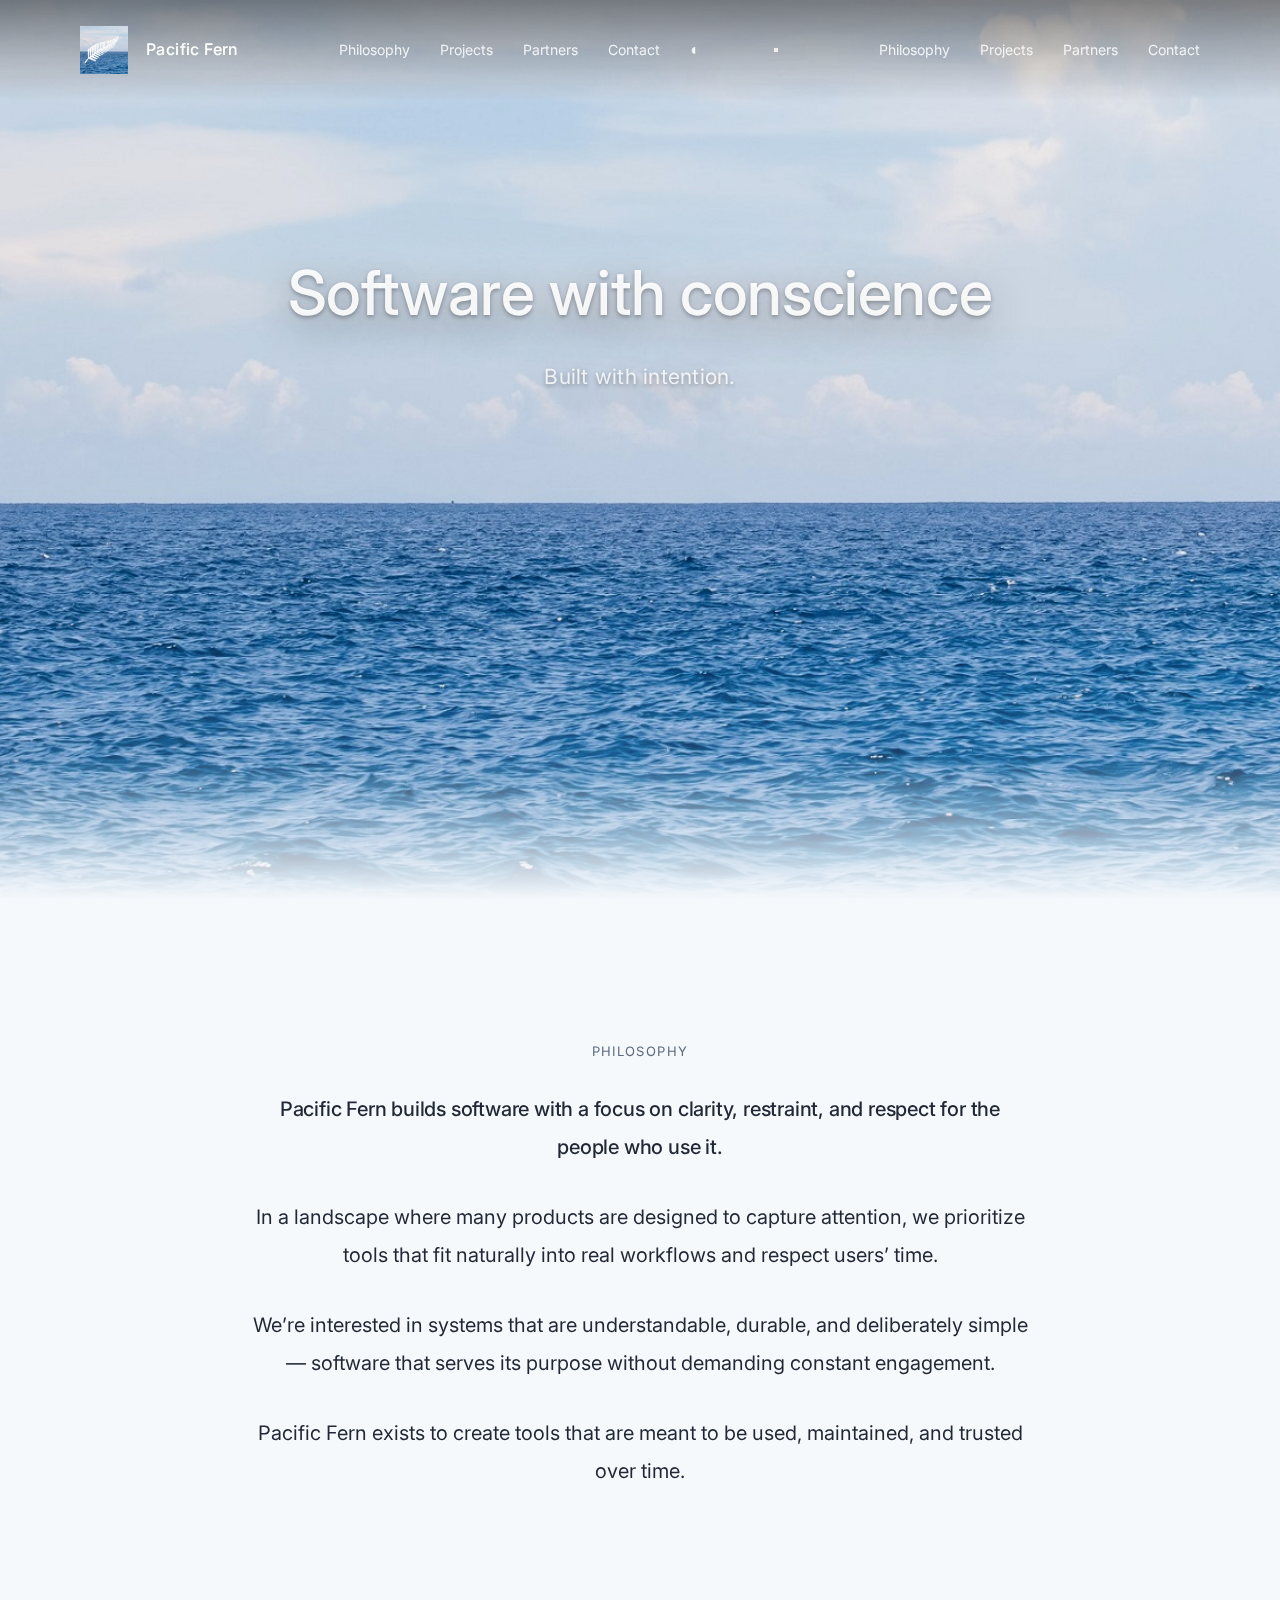
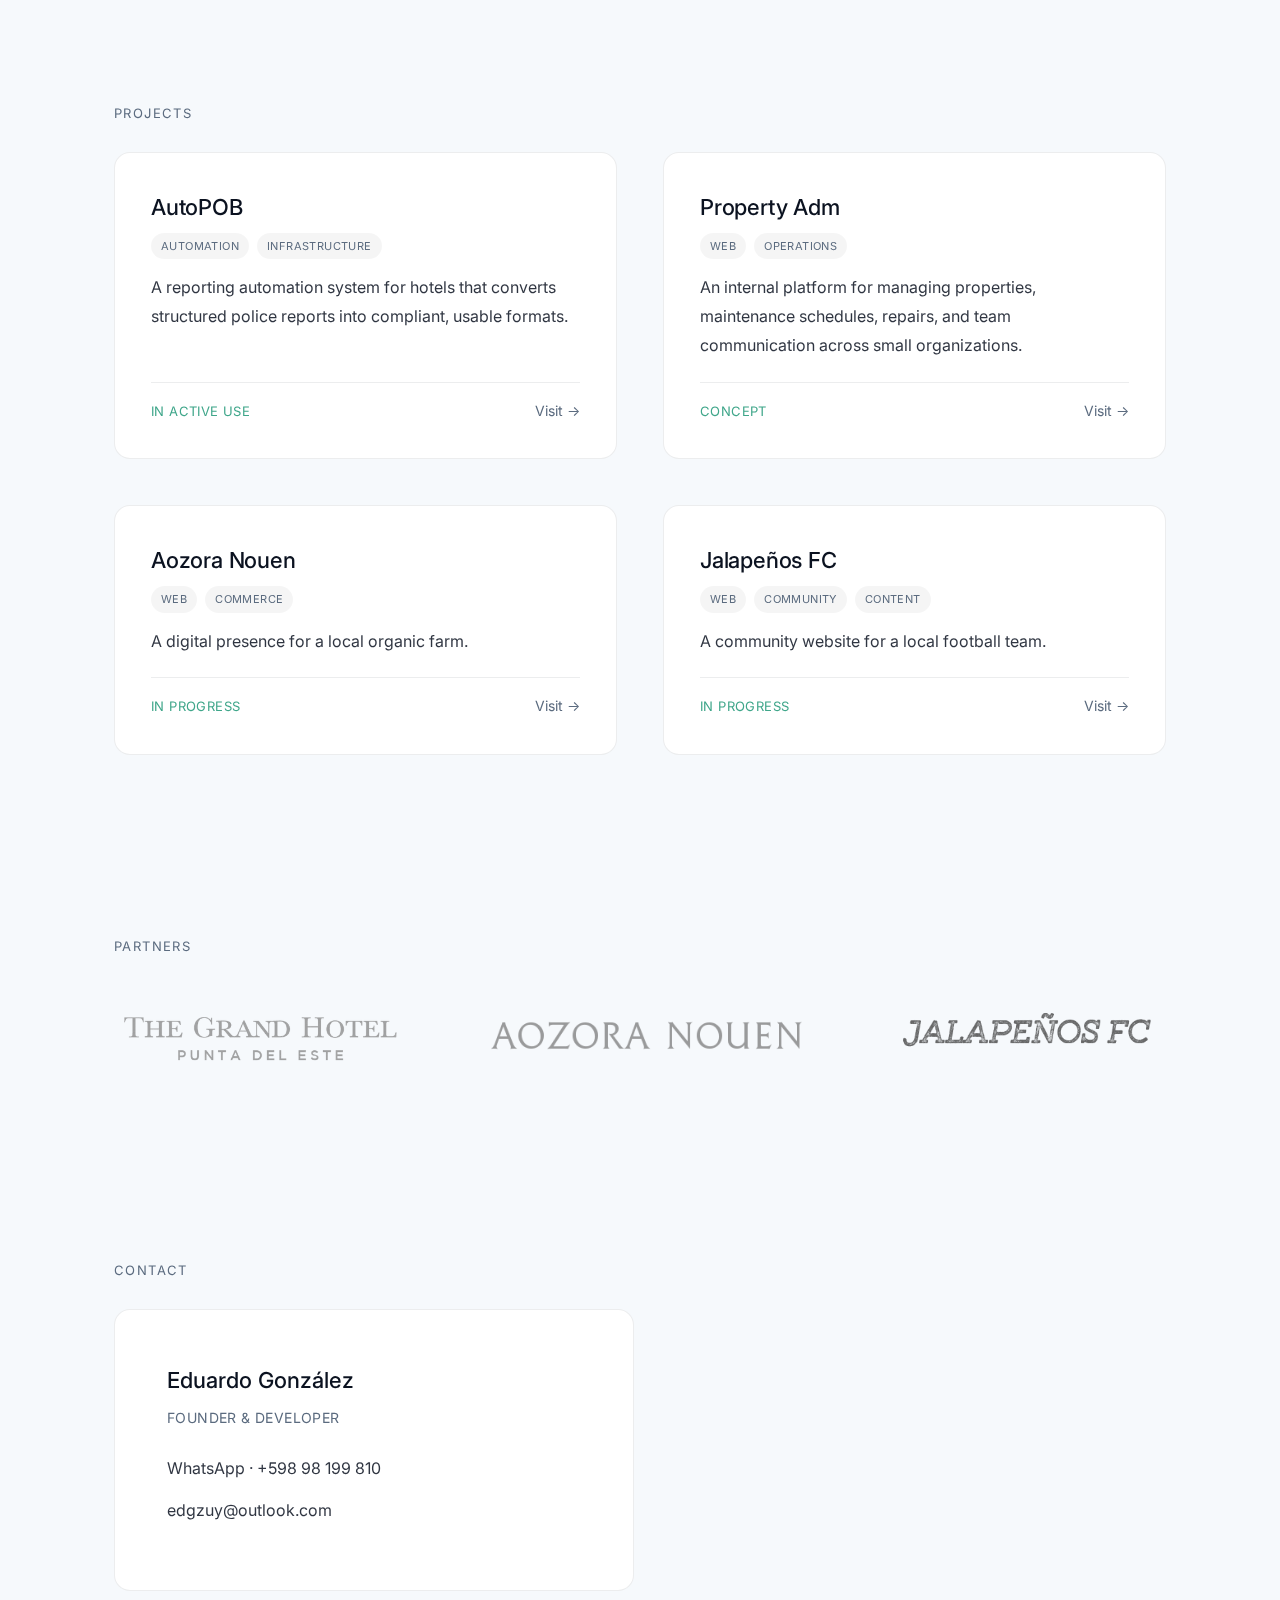
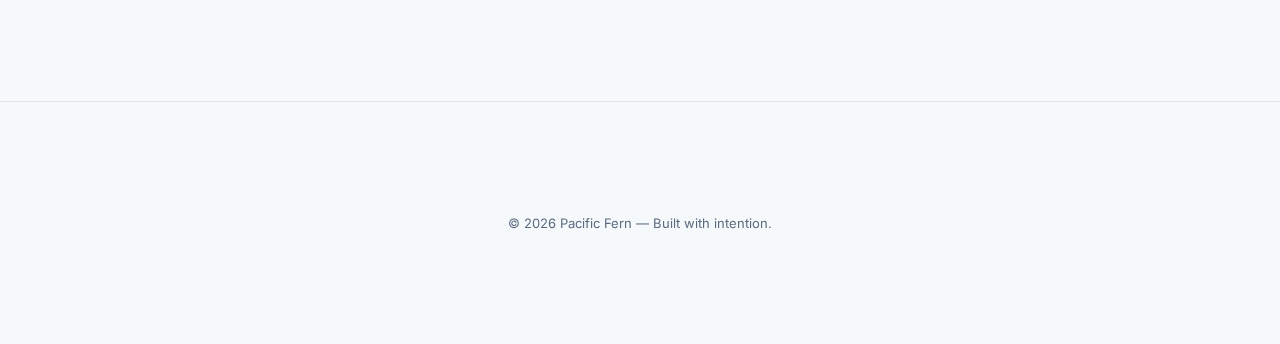
<file: index.html>
<!doctype html>
<html lang="en">
  <head>
    <meta charset="UTF-8" />
    <title>Pacific Fern — Software with Conscience</title>
    <meta name="viewport" content="width=device-width, initial-scale=1.0" />
    <meta
      name="description"
      content="Pacific Fern is a software studio where software is made with conscience, in service of what comes next."
    />
    <meta name="view-transition" content="same-origin" />

    <!-- Favicons -->
    <link
      rel="icon"
      type="image/png"
      sizes="32x32"
      href="images/favicon-32.png"
    />
    <link
      rel="icon"
      type="image/png"
      sizes="16x16"
      href="images/favicon-16.png"
    />
    <link rel="apple-touch-icon" href="images/apple-touch-icon.png" />

    <!-- Open Graph -->
    <meta
      property="og:title"
      content="Pacific Fern — Software with Conscience"
    />
    <meta
      property="og:description"
      content="A software studio focused on humane, durable systems."
    />
    <meta property="og:type" content="website" />
    <meta property="og:image" content="images/og-preview.jpg" />
    <meta property="og:url" content="https://pacificfern.com" />

    <!-- Twitter -->
    <meta name="twitter:card" content="summary_large_image" />
    <script>
      const t = localStorage.getItem("theme");
      if (t !== null) document.documentElement.setAttribute("data-theme", t);
    </script>

    <link rel="stylesheet" href="styles.css" />
    <link
      href="https://fonts.googleapis.com/css2?family=Inter:wght@300;400;500;600&display=swap"
      rel="stylesheet"
    />
  </head>

  <body id="top">
    <header class="site-header">
      <div class="header-inner nav-wrapper">
        <a href="#top" class="brand">
          <img src="images/logo.jpg" alt="Pacific Fern logo" class="logo" />
          <span>Pacific Fern</span>
        </a>

        <nav aria-label="Primary navigation">
          <a href="#philosophy">Philosophy</a>
          <a href="#projects">Projects</a>
          <a href="#partners">Partners</a>
          <a href="#contact">Contact</a>
          <button id="theme-toggle" aria-label="Toggle theme">◐</button>
        </nav>

        <button id="burger" aria-label="Open menu" class="burger">
          <span></span>
          <span></span>
          <span></span>
        </button>

        <div id="mobile-menu" class="mobile-menu">
          <nav class="mobile-nav">
            <a href="#philosophy">Philosophy</a>
            <a href="#projects">Projects</a>
            <a href="#partners">Partners</a>
            <a href="#contact">Contact</a>
          </nav>
        </div>
      </div>
    </header>

    <section class="hero">
      <div class="hero-media">
        <img
          src="images/banner.jpg"
          alt="Pacific ocean horizon"
          class="hero-image"
        />
        <div class="grain-overlay"></div>
      </div>

      <div class="hero-frame">
        <div class="hero-content">
          <h1>Software with conscience</h1>
          <p class="hero-subline">Built with intention.</p>
        </div>
      </div>
    </section>

    <main>
      <section id="philosophy" class="container manifesto">
        <span class="section-label">Philosophy</span>

        <div class="manifesto-content">
          <p class="manifesto-lead">
            Pacific Fern builds software with a focus on clarity, restraint, and
            respect for the people who use it.
          </p>

          <p>
            In a landscape where many products are designed to capture
            attention, we prioritize tools that fit naturally into real
            workflows and respect users’ time.
          </p>

          <p>
            We’re interested in systems that are understandable, durable, and
            deliberately simple — software that serves its purpose without
            demanding constant engagement.
          </p>

          <p>
            Pacific Fern exists to create tools that are meant to be used,
            maintained, and trusted over time.
          </p>
        </div>
      </section>

      <section id="projects" class="container">
        <span class="section-label">Projects</span>

        <div class="projects-grid">
          <div class="project-card">
            <div class="project-header">
              <h3>AutoPOB</h3>
              <div class="project-tags">
                <span>Automation</span>
                <span>Infrastructure</span>
              </div>
            </div>

            <p>
              A reporting automation system for hotels that converts structured
              police reports into compliant, usable formats.
            </p>

            <hr />

            <div class="project-meta">
              <span class="project-status">In active use</span>
              <a href="autopob.html" class="project-link">Visit →</a>
            </div>
          </div>

          <div class="project-card">
            <div class="project-header">
              <h3>Property Adm</h3>
              <div class="project-tags">
                <span>Web</span>
                <span>Operations</span>
              </div>
            </div>

            <p>
              An internal platform for managing properties, maintenance
              schedules, repairs, and team communication across small
              organizations.
            </p>

            <hr />

            <div class="project-meta">
              <span class="project-status">Concept</span>
              <a href="#" class="project-link coming-soon">Visit →</a>
            </div>
          </div>

          <div class="project-card">
            <div class="project-header">
              <h3>Aozora Nouen</h3>
              <div class="project-tags">
                <span>Web</span>
                <span>Commerce</span>
              </div>
            </div>

            <p>A digital presence for a local organic farm.</p>

            <hr />

            <div class="project-meta">
              <span class="project-status">In progress</span>
              <a href="#" class="project-link coming-soon">Visit →</a>
            </div>
          </div>

          <div class="project-card">
            <div class="project-header">
              <h3>Jalapeños FC</h3>
              <div class="project-tags">
                <span>Web</span>
                <span>Community</span>
                <span>Content</span>
              </div>
            </div>

            <p>A community website for a local football team.</p>

            <hr />

            <div class="project-meta">
              <span class="project-status">In progress</span>
              <a href="#" class="project-link coming-soon">Visit →</a>
            </div>
          </div>
        </div>
      </section>

      <section id="partners" class="container">
        <span class="section-label">Partners</span>

        <div class="partners-row">
          <img
            src="images/partner-grandhotel.png"
            alt="The Grand Hotel Punta del Este"
            class="partner-logo"
          />
          <img
            src="images/partner-aozora.png"
            alt="Aozora Nouen"
            class="partner-logo"
          />
          <img
            src="images/partner-jalapenos.png"
            alt="Jalapeños FC"
            class="partner-logo"
          />
        </div>
      </section>

      <section id="contact" class="container">
        <span class="section-label">Contact</span>

        <div class="contact-card">
          <p class="contact-name">Eduardo González</p>
          <p class="contact-role">Founder & Developer</p>

          <div class="contact-methods">
            <a href="https://wa.me/59898199810" target="_blank" rel="noopener"
              >WhatsApp · +598 98 199 810</a
            >
            <a href="mailto:edgzuy@outlook.com">edgzuy@outlook.com</a>
          </div>
        </div>
      </section>
    </main>

    <footer>© 2026 Pacific Fern — Built with intention.</footer>

    <!-- Coming Soon Modal -->
    <div id="coming-soon-modal" class="modal-overlay" hidden>
      <div class="modal">
        <p class="modal-title">Coming soon</p>
        <p class="modal-text">This project is not publicly available yet.</p>
        <button id="modal-close">Close</button>
      </div>
    </div>

    <script src="scripts.js" defer></script>
  </body>
</html>
</file>
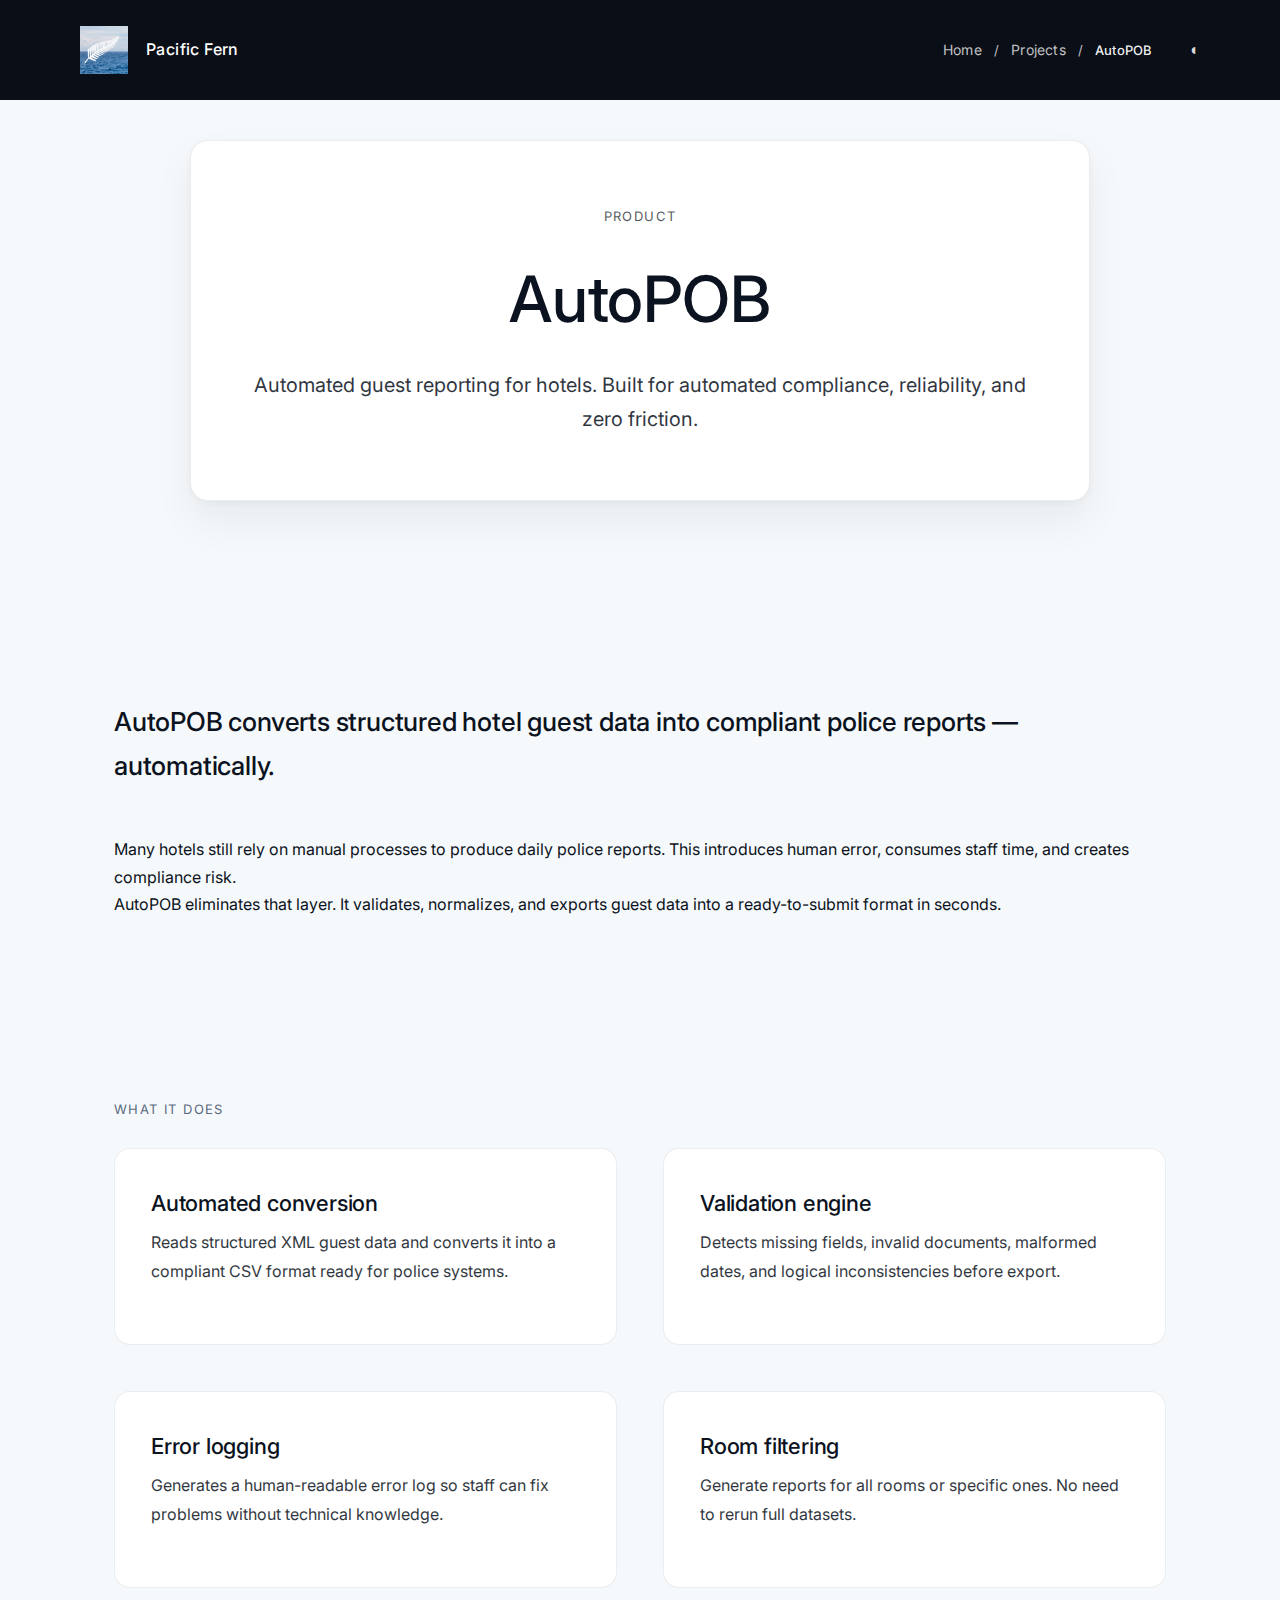
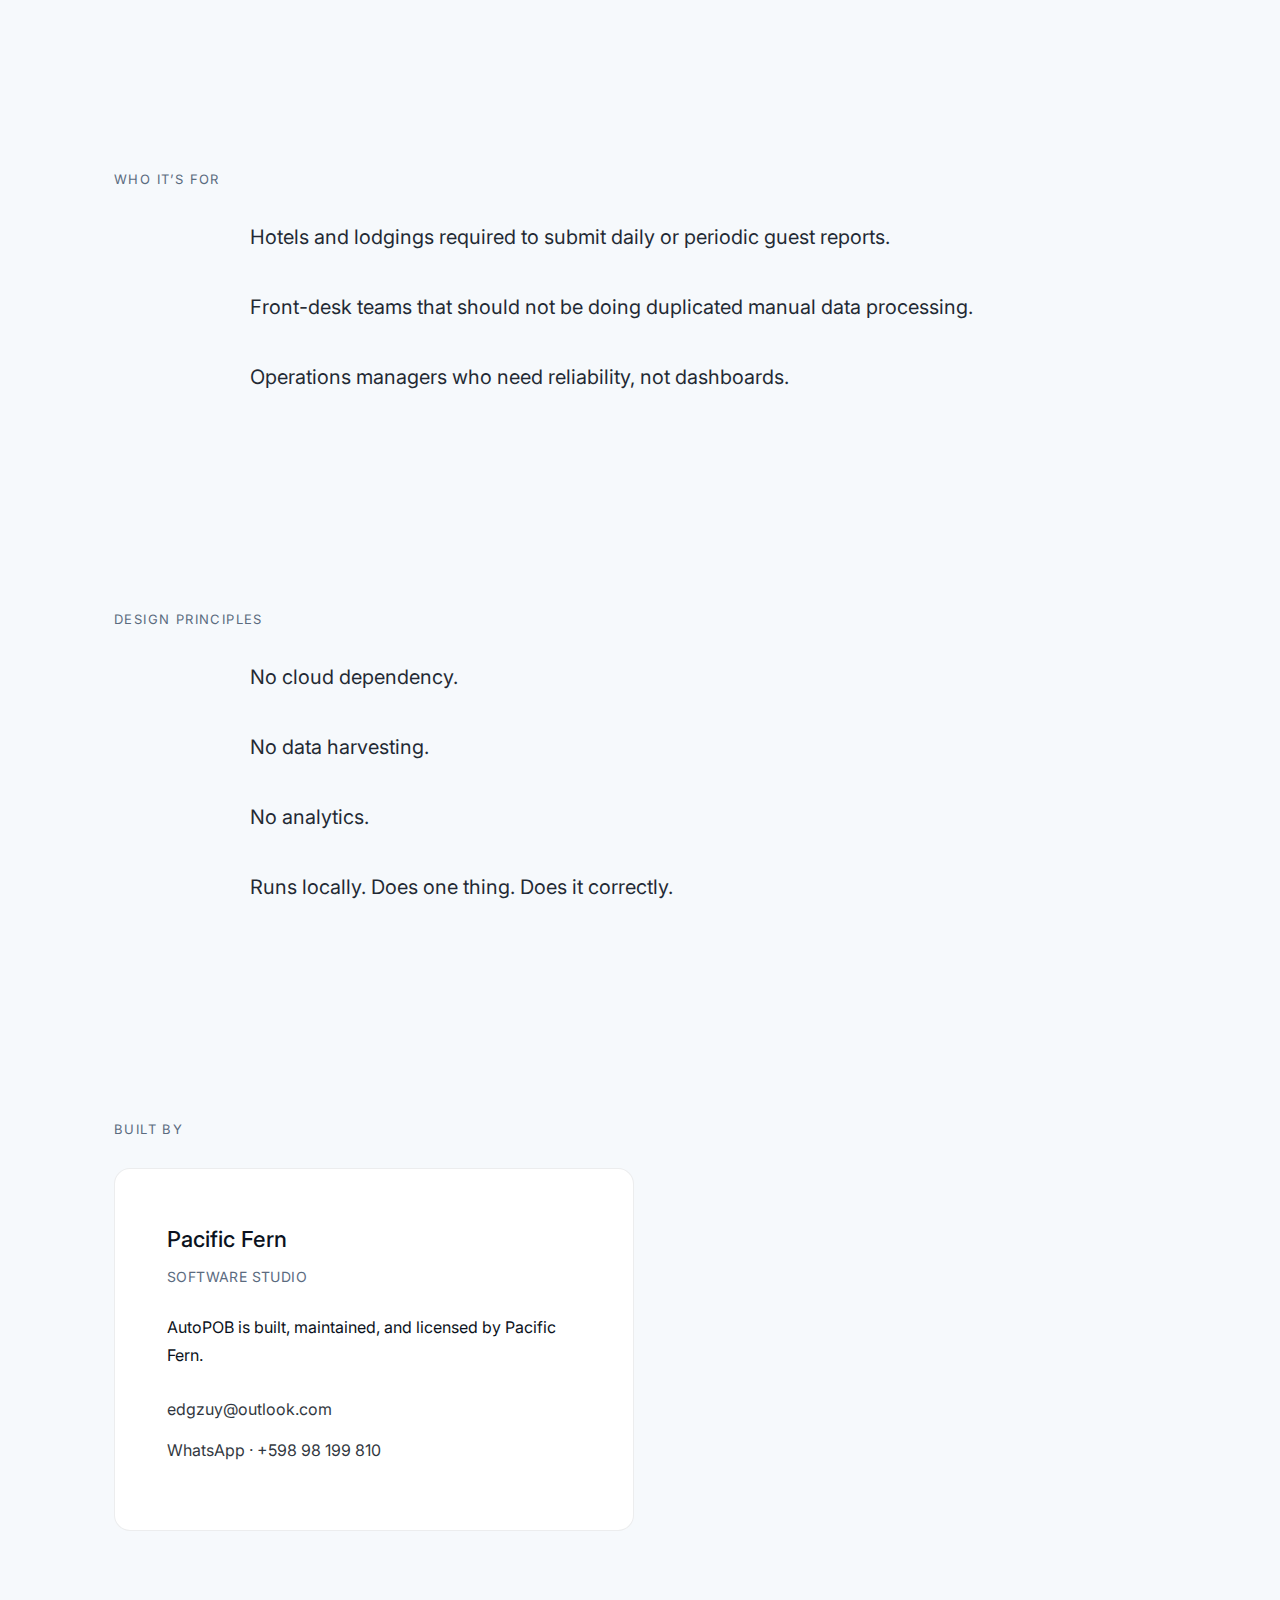
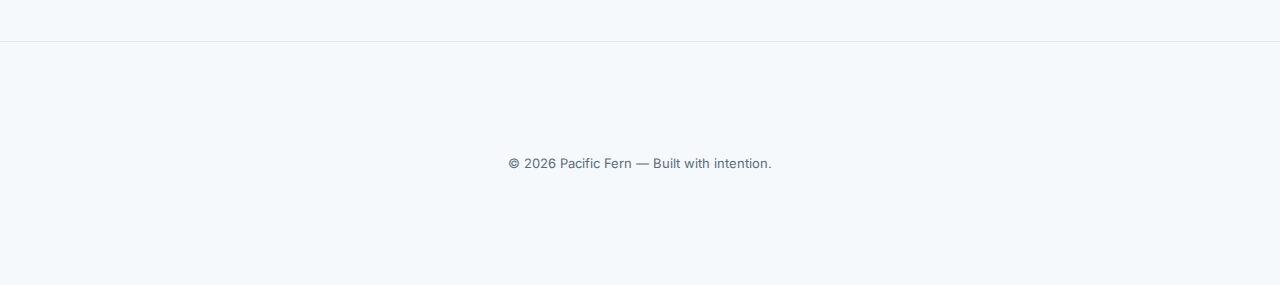
<file: autopob.html>
<!doctype html>
<html lang="en">
  <head>
    <meta charset="UTF-8" />
    <title>AutoPOB — Automated Police Reporting</title>
    <meta name="viewport" content="width=device-width, initial-scale=1.0" />
    <meta
      name="description"
      content="AutoPOB automates hotel police reporting by converting structured guest data into compliant CSV formats. Built for reliability, not noise."
    />
    <meta name="view-transition" content="same-origin" />

    <!-- Favicons -->
    <link
      rel="icon"
      type="image/png"
      sizes="32x32"
      href="images/favicon-32.png"
    />
    <link
      rel="icon"
      type="image/png"
      sizes="16x16"
      href="images/favicon-16.png"
    />
    <link rel="apple-touch-icon" href="images/apple-touch-icon.png" />

    <script>
      const t = localStorage.getItem("theme");
      if (t !== null) document.documentElement.setAttribute("data-theme", t);
    </script>

    <link rel="stylesheet" href="styles.css" />
    <link rel="icon" href="images/favicon.png" />
    <link
      href="https://fonts.googleapis.com/css2?family=Inter:wght@300;400;500;600&display=swap"
      rel="stylesheet"
    />
  </head>

  <body class="product-page">
    <header class="site-header">
      <div class="header-inner">
        <a href="index.html" class="brand">
          <img src="images/logo.jpg" alt="Pacific Fern logo" class="logo" />
          <span>Pacific Fern</span>
        </a>

        <nav class="breadcrumb-nav">
          <a href="index.html">Home</a>
          <span>/</span>
          <a href="index.html#projects">Projects</a>
          <span>/</span>
          <span class="breadcrumb-current">AutoPOB</span>
          <button id="theme-toggle" aria-label="Toggle theme">◐</button>
        </nav>
      </div>
    </header>

    <section class="product-hero">
      <div class="product-hero-inner">
        <span class="product-label">Product</span>
        <h1>AutoPOB</h1>
        <p class="product-subline">
          Automated guest reporting for hotels. Built for automated compliance,
          reliability, and zero friction.
        </p>
      </div>
    </section>

    <main>
      <section class="container product-intro">
        <p class="manifesto-lead">
          AutoPOB converts structured hotel guest data into compliant police
          reports — automatically.
        </p>

        <p>
          Many hotels still rely on manual processes to produce daily police
          reports. This introduces human error, consumes staff time, and creates
          compliance risk.
        </p>

        <p>
          AutoPOB eliminates that layer. It validates, normalizes, and exports
          guest data into a ready-to-submit format in seconds.
        </p>
      </section>

      <section class="container">
        <span class="section-label">What it does</span>

        <div class="projects-grid">
          <div class="project-card">
            <h3>Automated conversion</h3>
            <p>
              Reads structured XML guest data and converts it into a compliant
              CSV format ready for police systems.
            </p>
          </div>

          <div class="project-card">
            <h3>Validation engine</h3>
            <p>
              Detects missing fields, invalid documents, malformed dates, and
              logical inconsistencies before export.
            </p>
          </div>

          <div class="project-card">
            <h3>Error logging</h3>
            <p>
              Generates a human-readable error log so staff can fix problems
              without technical knowledge.
            </p>
          </div>

          <div class="project-card">
            <h3>Room filtering</h3>
            <p>
              Generate reports for all rooms or specific ones. No need to rerun
              full datasets.
            </p>
          </div>
        </div>
      </section>

      <section class="container">
        <span class="section-label">Who it’s for</span>
        <div class="manifesto-content">
          <p>
            Hotels and lodgings required to submit daily or periodic guest
            reports.
          </p>
          <p>
            Front-desk teams that should not be doing duplicated manual data
            processing.
          </p>
          <p>Operations managers who need reliability, not dashboards.</p>
        </div>
      </section>

      <section class="container">
        <span class="section-label">Design principles</span>
        <div class="manifesto-content">
          <p>No cloud dependency.</p>
          <p>No data harvesting.</p>
          <p>No analytics.</p>
          <p>Runs locally. Does one thing. Does it correctly.</p>
        </div>
      </section>

      <section class="container">
        <span class="section-label">Built by</span>

        <div class="contact-card">
          <p class="contact-name">Pacific Fern</p>
          <p class="contact-role">Software studio</p>

          <p>AutoPOB is built, maintained, and licensed by Pacific Fern.</p>
          <br />
          <div class="contact-methods">
            <a href="mailto:edgzuy@outlook.com">edgzuy@outlook.com</a>
            <a href="https://wa.me/59898199810" target="_blank" rel="noopener">
              WhatsApp · +598 98 199 810
            </a>
          </div>
        </div>
      </section>
    </main>

    <footer>© 2026 Pacific Fern — Built with intention.</footer>

    <script src="scripts.js" defer></script>
  </body>
</html>
</file>
<file: styles.css>
html {
  scroll-behavior: smooth;
}

/* ---------- COLOR SYSTEM ---------- */

:root {
  --bg: #f6f9fc;
  --card: #ffffff;
  --text: #0b1220;
  --muted: #5b6b7f;
  --accent: #3fa68a;
  --border: rgba(15, 23, 42, 0.08);

  --header-bg-light: 240, 243, 247;
  --header-bg-dark: 18, 22, 36;
}

[data-theme="dark"] {
  --bg: #0f1422;
  --card: #141c2e;
  --text: #e9eef6;
  --muted: #a2b0c8;
  --accent: #6ee7b7;
  --border: rgba(255, 255, 255, 0.1);

  --header-bg-light: 18, 22, 36; /* override */
}

/* ---------- RESET ---------- */

* {
  box-sizing: border-box;
  margin: 0;
  padding: 0;
}

section {
  scroll-margin-top: 80px;
}

body {
  background: var(--bg);
  color: var(--text);
  font-family: "Inter", sans-serif;
  line-height: 1.7;
  transition: background 0.5s ease, color 0.5s ease;
}

/* ---------- HEADER ---------- */

.site-header {
  position: fixed;
  width: 100%;
  z-index: 20;
  overflow: hidden;
}

/* Base gradient (initial state) */
.site-header::before {
  content: "";
  position: absolute;
  inset: 0;
  background: linear-gradient(
    to bottom,
    rgba(0, 0, 0, 0.45) 0%,
    rgba(0, 0, 0, 0.25) 40%,
    rgba(0, 0, 0, 0) 100%
  );
  z-index: -2;
}

/* Overlay (solid state) */
.site-header::after {
  content: "";
  position: absolute;
  inset: 0;
  background: rgb(10, 14, 22); /* solid dark for light mode */
  opacity: 0;
  transition: opacity 0.8s ease; /* fast fade-out */
  z-index: -1;
}

/* Dark mode overlay */
[data-theme="dark"] .site-header::after {
  background: rgb(20, 24, 38);
}

/* Fade in slower when scrolled */
.site-header.scrolled::after {
  opacity: 1;
  transition: opacity 1.5s ease; /* slow fade-in */
}

/* Text color switch — ONLY for dark mode */
[data-theme="dark"] .site-header.scrolled .brand,
[data-theme="dark"] .site-header.scrolled nav a,
[data-theme="dark"] .site-header.scrolled #theme-toggle {
  color: var(--text);
}

.header-inner {
  max-width: 1200px;
  margin: 0 auto;
  padding: 26px 40px;
  display: flex;
  justify-content: space-between;
  align-items: center;
}

.brand {
  display: flex;
  align-items: center;
  gap: 18px;
  font-weight: 500;
  letter-spacing: 0.4px;
  color: white;
  text-decoration: none;
}

.logo {
  height: 48px;
}

nav a {
  margin-left: 26px;
  text-decoration: none;
  color: rgba(255, 255, 255, 0.85);
  font-size: 14px;
}

#theme-toggle {
  margin-left: 26px;
  background: none;
  border: none;
  color: rgba(255, 255, 255, 0.85);
  cursor: pointer;
  font-size: 16px;
}

/* ---------- HERO ---------- */

.hero {
  height: 100vh;
  position: relative;
  overflow: hidden;
}

.hero-media {
  position: absolute;
  inset: 0;
  overflow: hidden;
}

.hero-image {
  position: absolute;
  inset: 0;
  width: 100%;
  height: 100%;
  object-fit: cover;
  filter: contrast(1.08) saturate(1.03) brightness(0.96);
}

[data-theme="dark"] .hero-image {
  filter: contrast(1.15) saturate(1.08) brightness(0.92);
}

.grain-overlay {
  position: absolute;
  inset: 0;
  background-image: url("data:image/svg+xml,%3Csvg xmlns='http://www.w3.org/2000/svg' width='200' height='200'%3E%3Cfilter id='n'%3E%3CfeTurbulence type='fractalNoise' baseFrequency='0.8' numOctaves='4' stitchTiles='stitch'/%3E%3C/filter%3E%3Crect width='200' height='200' filter='url(%23n)' opacity='0.04'/%3E%3C/svg%3E");
  pointer-events: none;
  mix-blend-mode: overlay;
}

/* ---------- HERO FRAME ---------- */

.hero-frame {
  position: absolute;
  inset: 0;
  display: flex;
  align-items: flex-start;
  justify-content: center;
  text-align: center;
  padding-top: clamp(200px, 22vh, 300px);
  z-index: 2;
}

:root .hero-frame {
  background: linear-gradient(
    to bottom,
    rgba(255, 255, 255, 0) 0%,
    rgba(255, 255, 255, 0) 65%,
    rgba(255, 255, 255, 0.04) 74%,
    rgba(255, 255, 255, 0.1) 84%,
    var(--bg) 100%
  );
}

[data-theme="dark"] .hero-frame {
  background: linear-gradient(
    to bottom,
    rgba(0, 0, 0, 0) 0%,
    rgba(0, 0, 0, 0) 65%,
    rgba(0, 0, 0, 0.18) 74%,
    rgba(0, 0, 0, 0.32) 84%,
    var(--bg) 100%
  );
}

.hero-content {
  max-width: 820px;
  padding: 40px;
}

.hero h1 {
  font-size: 62px;
  font-weight: 500;
  letter-spacing: -0.4px;
  margin-bottom: 14px;
  color: rgba(255, 255, 255, 0.92);
  text-shadow: 0 2px 4px rgba(0, 0, 0, 0.3), 0 12px 40px rgba(0, 0, 0, 0.35);
}

.hero-subline {
  font-size: 21px;
  letter-spacing: 0.25px;
  color: rgba(255, 255, 255, 0.82);
  text-shadow: 0 2px 4px rgba(0, 0, 0, 0.3), 0 12px 40px rgba(0, 0, 0, 0.35);
}

/* ---------- SECTIONS ---------- */

.container {
  max-width: 1100px;
  margin: 0 auto;
  padding: 70px 24px 110px;
}

main > .container:first-of-type {
  padding-top: 140px;
}

.product-page main > .container:first-of-type {
  padding-top: 70px;
}

.section-label {
  text-transform: uppercase;
  letter-spacing: 1.4px;
  font-size: 13px;
  color: var(--muted);
  display: block;
  margin-bottom: 28px;
}

/* ---------- MANIFESTO ---------- */

.manifesto {
  text-align: center;
}

.manifesto-content {
  max-width: 780px;
  margin: 0 auto;
}

.manifesto-content p {
  font-size: 20px;
  line-height: 1.9;
  opacity: 0.9;
  margin-bottom: 32px;
}

.manifesto-lead {
  font-size: 26px;
  font-weight: 500;
  letter-spacing: -0.2px;
  margin-bottom: 48px;
  opacity: 1;
}

/* ---------- PROJECTS ---------- */

.projects-grid {
  display: grid;
  grid-template-columns: repeat(2, 1fr);
  gap: 46px;
}

.project-card {
  background: var(--card);
  border: 1px solid var(--border);
  border-radius: 16px;
  padding: 36px;

  display: flex;
  flex-direction: column;

  transition: background 1s ease, backdrop-filter 1s ease;
}

.project-card:hover {
  transform: translateY(-4px);
  box-shadow: 0 12px 40px rgba(0, 0, 0, 0.06);
  border-color: rgba(63, 166, 138, 0.3);
}

[data-theme="dark"] .project-card:hover {
  box-shadow: 0 12px 40px rgba(0, 0, 0, 0.3);
}

.project-header {
  margin-bottom: 14px;
}

.project-card h3 {
  font-size: 22px;
  font-weight: 500;
  letter-spacing: -0.2px;
  margin-bottom: 6px;
}

.project-tags {
  display: flex;
  gap: 8px;
}

.project-tags span {
  font-size: 11px;
  letter-spacing: 0.4px;
  text-transform: uppercase;
  padding: 4px 10px;
  border-radius: 999px;
  background: rgba(0, 0, 0, 0.04);
  color: var(--muted);
}

[data-theme="dark"] .project-tags span {
  background: rgba(255, 255, 255, 0.06);
}

.project-card p {
  font-size: 16px;
  line-height: 1.8;
  opacity: 0.85;
  margin-bottom: 22px;
}

.project-card hr {
  border: none;
  height: 1px;
  background: var(--border);
  margin-top: auto;
  margin-bottom: 16px;
}

.project-meta {
  display: flex;
  justify-content: space-between;
  align-items: center;
}

.project-status {
  font-size: 13px;
  letter-spacing: 0.4px;
  text-transform: uppercase;
  color: var(--accent);
}

.project-link {
  font-size: 14px;
  text-decoration: none;
  color: var(--muted);
  transition: color 0.2s ease;
}

.project-link:hover {
  color: var(--text);
}

/* ---------- PARTNERS ---------- */

.partners-row {
  display: flex;
  align-items: center;
  justify-content: space-between;
  gap: 64px;
  flex-wrap: wrap;
  margin-top: 44px;
}

.partner-logo {
  max-height: 78px;
  object-fit: contain;
  filter: grayscale(100%);
  opacity: 0.75;
  transition: filter 0.3s ease, opacity 0.3s ease, transform 0.25s ease;
}

.partner-logo:hover {
  filter: grayscale(0%);
  opacity: 0.95;
  transform: scale(1.03);
}

[data-theme="dark"] .partner-logo {
  filter: grayscale(100%) brightness(1.2) contrast(1.1);
  opacity: 0.85;
}

[data-theme="dark"] .partner-logo:hover {
  filter: grayscale(0%) brightness(1.1);
}

/* ---------- CONTACT ---------- */

.contact-card {
  background: var(--card);
  padding: 52px;
  border-radius: 16px;
  border: 1px solid var(--border);
  max-width: 520px;
}

.contact-name {
  font-size: 22px;
  font-weight: 500;
  margin-bottom: 6px;
}

.contact-role {
  font-size: 14px;
  letter-spacing: 0.4px;
  text-transform: uppercase;
  color: var(--muted);
  margin-bottom: 26px;
}

.contact-methods a {
  display: block;
  color: var(--text);
  text-decoration: none;
  font-size: 16px;
  margin-bottom: 14px;
  opacity: 0.85;
  transition: opacity 0.2s ease;
}

.contact-methods a:hover {
  opacity: 1;
}

/* ---------- FOOTER ---------- */

footer {
  text-align: center;
  padding: 110px 24px;
  color: var(--muted);
  font-size: 13px;
  border-top: 1px solid var(--border);
}

/* ---------- RESPONSIVE ---------- */

@media (max-width: 700px) {
  .projects-grid {
    grid-template-columns: 1fr;
  }

  .hero h1 {
    font-size: 42px;
  }

  .hero-subline {
    font-size: 17px;
  }

  .container {
    padding: 60px 24px 90px;
  }

  .partners-row {
    justify-content: center;
  }
}
/* ==================================================
   PRODUCT PAGE — LAYOUT
   ================================================== */

.product-hero {
  min-height: 70vh;
  display: flex;
  align-items: flex-start;
  justify-content: center;
  padding-top: 140px; /* separation from fixed header */
  background: var(--bg);
  color: var(--text);
}

.product-hero-inner {
  max-width: 900px;
  padding: 64px 56px;
  border-radius: 18px;
  background: var(--card);
  border: 1px solid var(--border);
  box-shadow: 0 20px 40px rgba(0, 0, 0, 0.06), 0 2px 6px rgba(0, 0, 0, 0.04);
  text-align: center;
}

[data-theme="dark"] .product-hero-inner {
  box-shadow: 0 20px 40px rgba(0, 0, 0, 0.4), 0 2px 6px rgba(0, 0, 0, 0.2);
}

/* ==================================================
   PRODUCT HERO — TYPOGRAPHY
   ================================================== */

.product-label {
  display: block;
  text-transform: uppercase;
  letter-spacing: 1.4px;
  font-size: 13px;
  opacity: 0.7;
  margin-bottom: 18px;
}

.product-hero h1 {
  font-size: 64px;
  font-weight: 500;
  letter-spacing: -0.4px;
  margin-bottom: 14px;
}

.product-subline {
  font-size: 20px;
  opacity: 0.85;
}

/* ==================================================
   BREADCRUMB NAVIGATION
   ================================================== */

.breadcrumb-nav {
  display: flex;
  align-items: center;
  font-size: 13px;
  letter-spacing: 0.2px;
  color: rgba(255, 255, 255, 0.75);
}

.breadcrumb-nav a,
.breadcrumb-nav span {
  margin-left: 0;
  margin-right: 12px; /* breathing space */
}

.breadcrumb-nav > *:last-child {
  margin-right: 0;
}

.breadcrumb-nav a {
  text-decoration: none;
  color: rgba(255, 255, 255, 0.75);
  transition: color 0.2s ease;
}

.breadcrumb-nav a:hover {
  color: rgba(255, 255, 255, 0.9);
}

.breadcrumb-current {
  color: rgba(255, 255, 255, 0.95);
  font-weight: 500;
}

/* ==================================================
   PRODUCT PAGE — HEADER OVERRIDES
   ================================================== */

.product-page .site-header::before {
  display: none;
}

.product-page .site-header::after {
  opacity: 1;
  transition: none;
}

.product-page main {
  padding-top: 0px;
}

/* ==================================================
   PAGE TRANSITIONS — FADE
   ================================================== */

html {
  opacity: 0;
  transition: opacity 0.35s ease;
}

html.page-loaded {
  opacity: 1;
}
</file>
